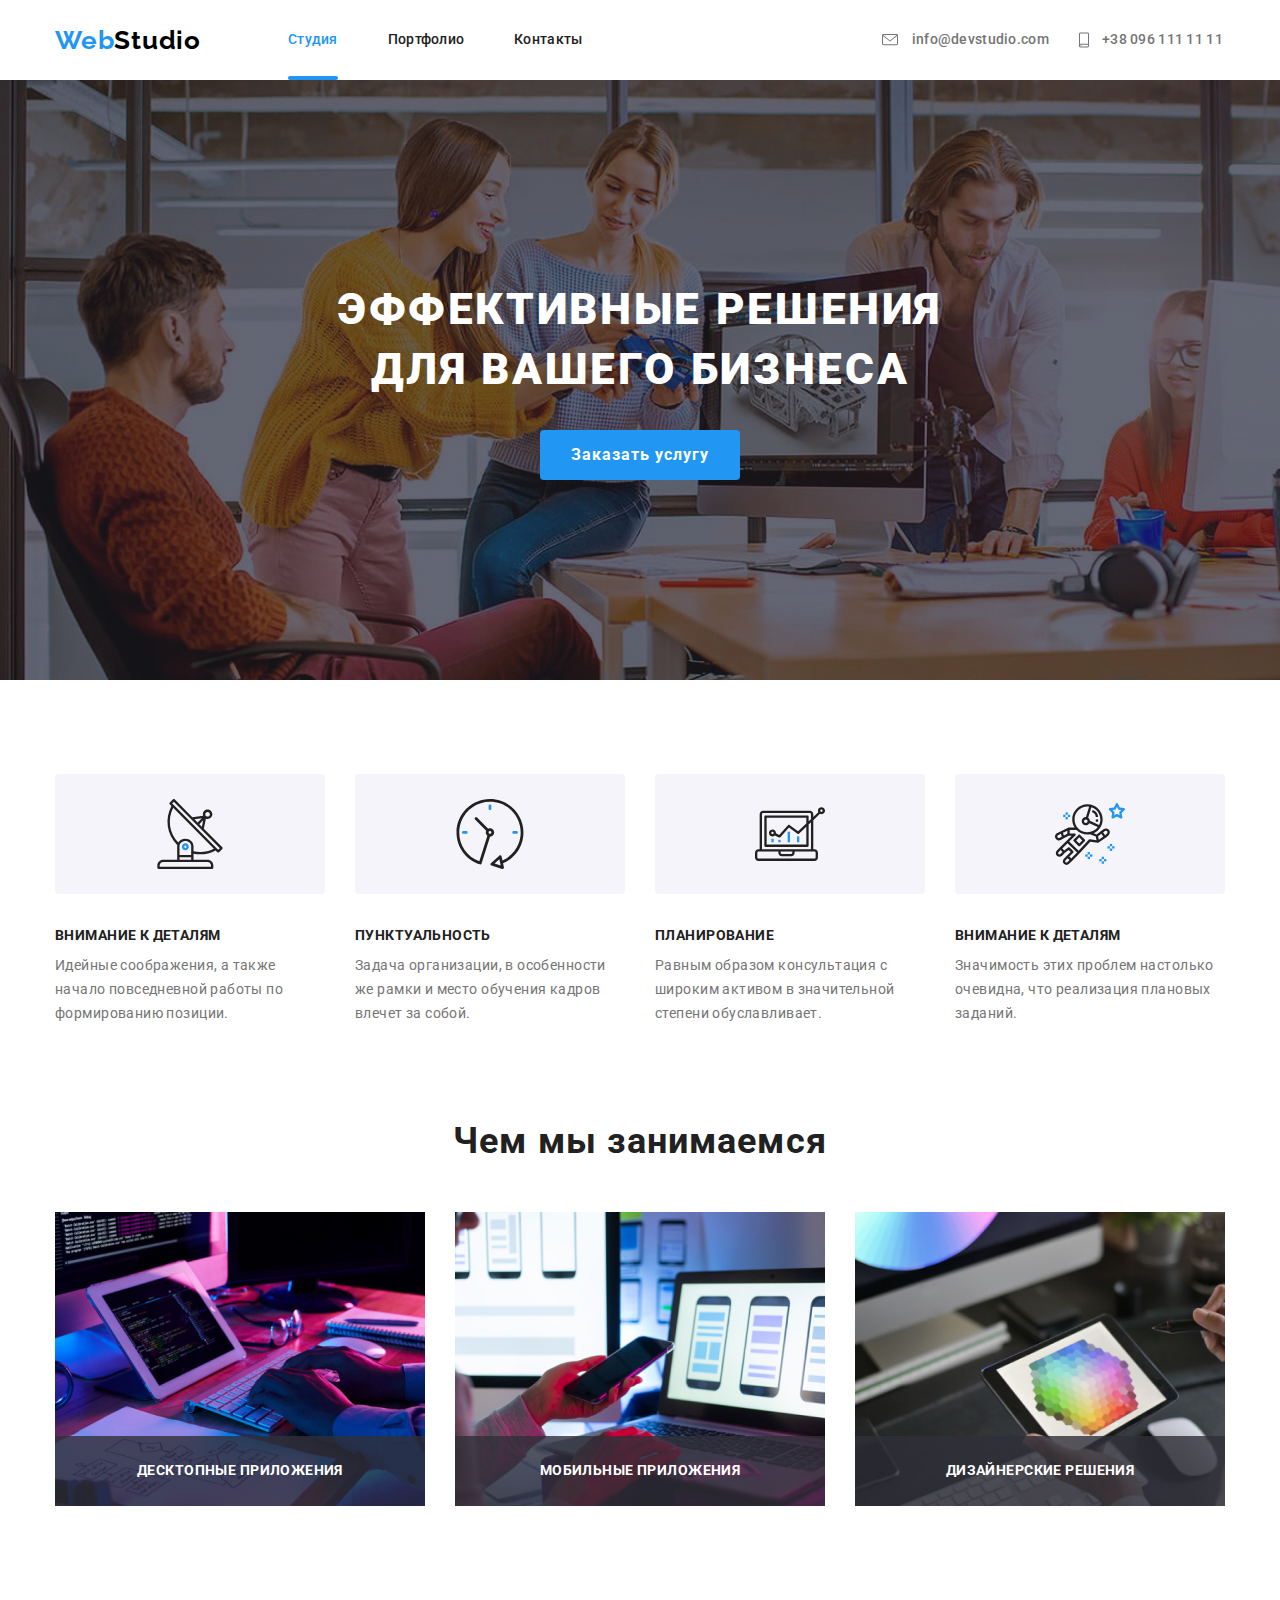
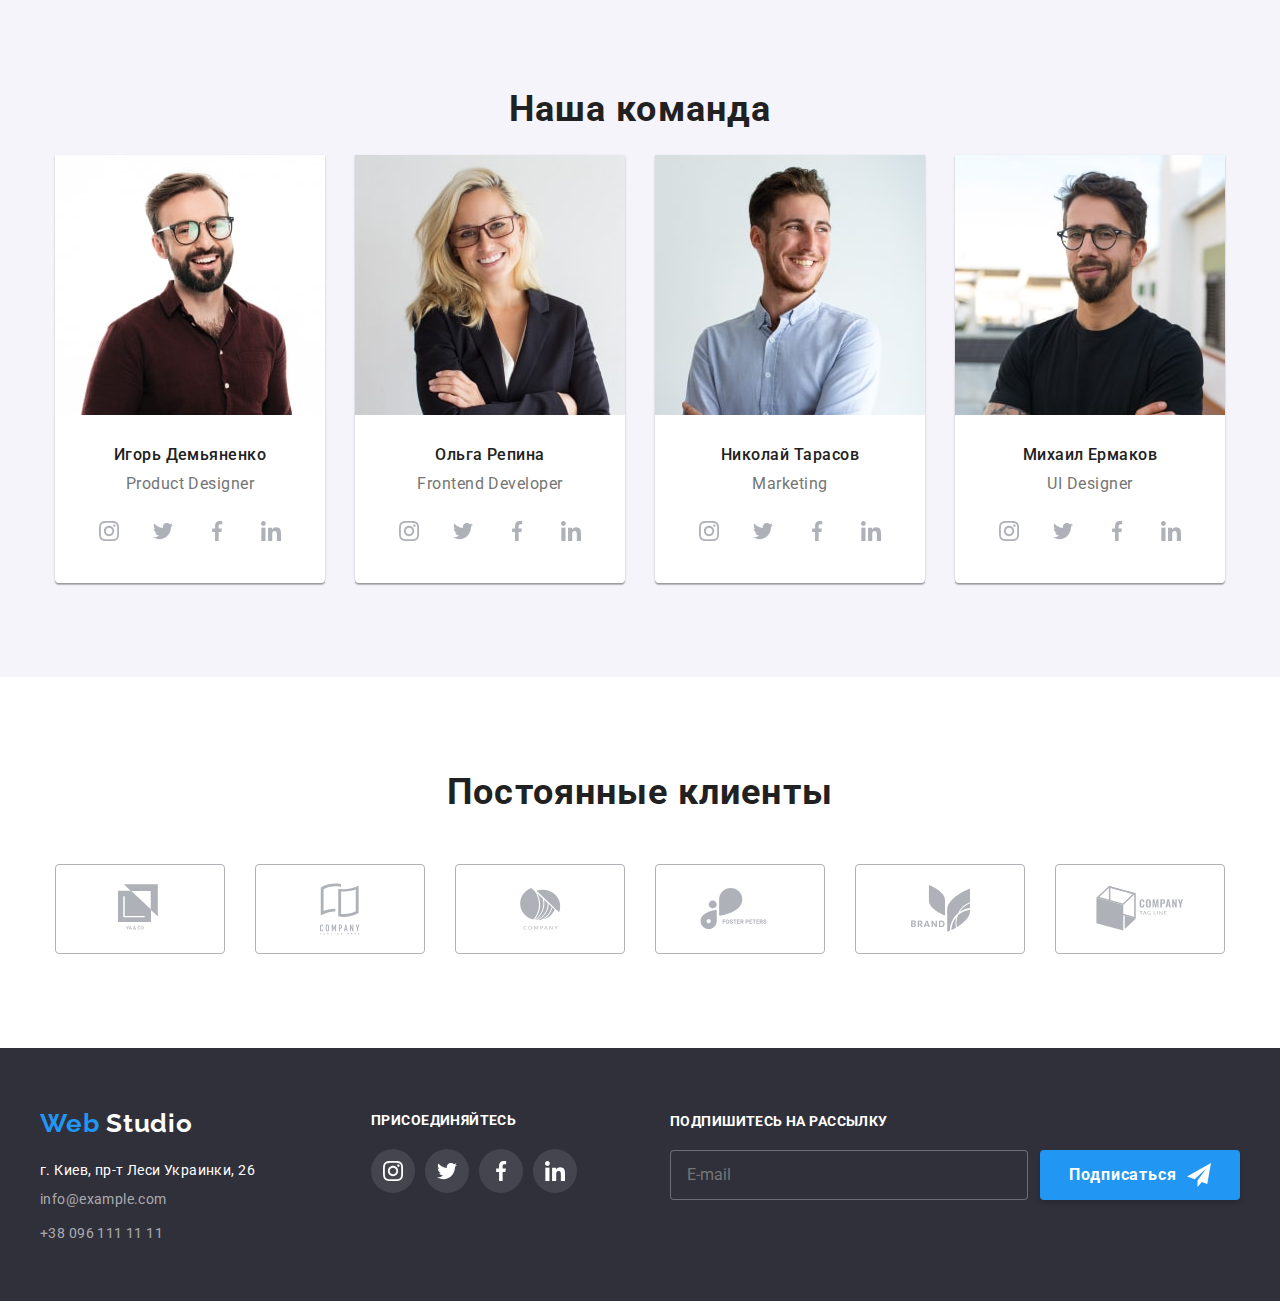
<file: index.html>
<!DOCTYPE html>
<html lang="ru">

<head>

    <link href="https://fonts.googleapis.com/css2?family=Raleway:wght@700&family=Roboto:wght@400;500;700&display=swap"
        rel="stylesheet">
    <link rel="stylesheet" href="./sass/base/normolize.css" />
    <link rel="stylesheet" href="./sass/main.css" />
    <meta charset="UTF-8">
    <meta name="viewport" content="width=device-width, initial-scale=1.0">
    <title>Dev Studio. Эффективные решения для вашего бизнеса</title>
</head>

<body class="body">
    <!--Шапка сайта-->
    <header class="header">
        <div class="container">
            <nav class="main-nav">
                <a class="logo-text link" lang="en" href="./index.html"> Web<span>Studio</span></a>
                <button type="button" class="mobile-button " data-menu-button aria-expanded="true"
                    aria-controls="main-nav-wrapper">
                    <svg width="24" height="16" aria-label="Переключатель мобильного меню">
                        <use class="menu-icon" href="./images/sprite.svg#menu_icon"></use>
                        <use class="close-icon" href="./images/sprite.svg#close_icon"></use>
                    </svg>
                </button>
                <div class="main-nav-wrapper " data-menu id="main-nav-wrapper">
                    <ul class=" navigation-list list">
                        <li class="navigation-item">
                            <a class="link mobi-size-studio activ-link-color " href="">Студия</a>
                        </li>
                        <li class="navigation-item">
                            <a class="link mobi-size-portfolio mobi-size" href="./portfolio.html">Портфолио</a>
                        </li>
                        <li class="navigation-item">
                            <a class="link mobi-size-contacts" href="#contacts">Контакты</a>
                        </li>
                    </ul>
                    <div class="contacts-block">
                        <a class="mail link element-container" href="mailto:info@devstudio.com">
                            <svg class="mail-pic element-pic">
                                <use href="./images/sprite.svg#mail"></use>
                            </svg>
                            info@devstudio.com
                        </a>
                        <a class="phone link element-container" href="tel:+380961111111">
                            <svg class="phone-pic element-pic">
                                <use href="./images/sprite.svg#phone"></use>
                            </svg>
                            +38 096 111 11 11
                        </a>
                    </div>
                </div>
            </nav>

        </div>
    </header>
    <main>

        <!--Hero секция-->
        <section class="hero">
            <div>
                <h1 class="hero-title">Эффективные решения <br> для вашего бизнеса</h1>
                <button class="hero-modal-btn" type="button" data-modal-open>Заказать услугу</button>
            </div>
        </section>

        <!--Особенности - почему мы-->
        <section class="why-are-we">
            <div class="container">
                <h2 hidden>Почему мы</h2>
                <ul class="list">
                    <li class="why-are-we-list">
                        <h3 class="reason-item first-reason-img">Внимание к деталям</h3>
                        <p class="description">Идейные соображения, а также начало повседневной работы по
                            формированию позиции.</p>
                    </li>
                    <li class="why-are-we-list">
                        <h3 class="reason-item second-reason-img">Пунктуальность</h3>
                        <p class="description">Задача организации, в особенности же рамки и место обучения
                            кадров влечет за собой.</p>
                    </li>
                    <li class="why-are-we-list">
                        <h3 class="reason-item third-reason-img">Планирование</h3>
                        <p class="description">Равным образом консультация с широким активом в значительной
                            степени обуславливает.</p>
                    </li>
                    <li class="why-are-we-list">
                        <h3 class="reason-item forth-reason-img">Внимание к деталям</h3>
                        <p class="description">Значимость этих проблем настолько очевидна, что реализация
                            плановых заданий.</p>
                    </li>
                </ul>
            </div>
        </section>

        <!--Чем мы занимаемся-->
        <section class="what-are-we-do container">
            <h2 class="header">Чем мы занимаемся</h2>
            <ul class=" list ">
                <li class="what-are-we-do-list">
                    <img srcset="./images/what_we_do/desctop.jpg 1x, ./images/what_we_do/desctop@2x.jpg 2x, ./images/what_we_do/desctop@3x.jpg 3x"
                        src="./images/what_we_do/desctop.jpg" alt="Ноутбук" width="370">
                    <p class="item">Десктопные приложения</p>
                </li>
                <li class="what-are-we-do-list">
                    <img srcset="./images/what_we_do/mobile_phone.jpg 1x, ./images/what_we_do/mobile_phone@2x.jpg 2x, ./images/what_we_do/mobile_phone@3x.jpg 3x"
                        src="./images/what_we_do/mobile_phone.jpg" alt="Телефон" width="370">
                    <p class="item">Мобильные приложения</p>
                </li>
                <li class="what-are-we-do-list">
                    <img srcset="./images/what_we_do/tablet.jpg 1x, ./images/what_we_do/tablet@2x.jpg 2x, ./images/what_we_do/tablet@3x.jpg 3x"
                        src="./images/what_we_do/tablet.jpg" alt="Монитор" width="370">
                    <p class="item">Дизайнерские решения</p>
                </li>
            </ul>
        </section>
        <!--Наша команда-->
        <section class="our-team">
            <div class="container">
                <h2 class="header">Наша команда</h2>
                <ul class="list">
                    <li class="our-team-list">
                        <img class="our-team-pic"
                            srcset="./images/team/igor_demjanenko.jpg 1x, ./images/team/igor_demjanenko@2x.jpg 2x, ./images/team/igor_demjanenko@3x.jpg 3x"
                            src="./images/team/igor_demjanenko.jpg" alt="Игорь Демьяненко" width="270" height="260">
                        <div class="our-team-item">
                            <h3 class="name">Игорь Демьяненко</h3>
                            <p class="position" lang="en">Product Designer</p>
                            <ul class="social-list list">
                                <li class="social-list-margin" lang="en">
                                    <a class="social-list-item" href="" aria-label="instagram" target="_blank">
                                        <svg class="social-items">
                                            <use href="./images/sprite.svg#instagram"></use>
                                        </svg>
                                    </a>
                                </li>
                                <li class="social-list-margin" lang="en">
                                    <a class="social-list-item" href="" aria-label="twitter" target="_blank">
                                        <svg class="social-items">
                                            <use href="./images/sprite.svg#twitter"></use>
                                        </svg>
                                    </a>
                                </li>
                                <li class="social-list-margin" lang="en">
                                    <a class="social-list-item" href="" aria-label="facebook" target="_blank">
                                        <svg class="social-items">
                                            <use href="./images/sprite.svg#facebook"></use>
                                        </svg>
                                    </a>
                                </li>
                                <li class="social-list-margin" lang="en">
                                    <a class="social-list-item" href="" aria-label="linkedIn" target="_blank">
                                        <svg class="social-items">
                                            <use href="./images/sprite.svg#linkedin"></use>
                                        </svg>
                                    </a>
                                </li>
                            </ul>
                        </div>

                    </li>
                    <li class="our-team-list">
                        <img class="our-team-pic"
                            srcset="./images/team/olga_repina.jpg 1x, ./images/team/olga_repina@2x.jpg 2x, ./images/team/olga_repina@3x.jpg 3x"
                            src="./images/team/olga_repina.jpg" alt="Ольга Репина" width="270" height="260">
                        <div class="our-team-item">
                            <h3 class="name">Ольга Репина</h3>
                            <p class="position" lang="en">Frontend Developer</p>
                            <ul class="social-list list">
                                <li class="social-list-margin" lang="en">
                                    <a class="social-list-item" href="" aria-label="inatagram" target="_blank">
                                        <svg class="social-items">
                                            <use href="./images/sprite.svg#instagram"></use>
                                        </svg>
                                    </a>
                                </li>
                                <li class="social-list-margin" lang="en">
                                    <a class="social-list-item" href="" aria-label="twitter" target="_blank">
                                        <svg class="social-items">
                                            <use href="./images/sprite.svg#twitter"></use>
                                        </svg>
                                    </a>
                                </li>
                                <li class="social-list-margin" lang="en">
                                    <a class="social-list-item" href="" aria-label="facebook" target="_blank">
                                        <svg class="social-items">
                                            <use href="./images/sprite.svg#facebook"></use>
                                        </svg>
                                    </a>
                                </li>
                                <li class="social-list-margin" lang="en">
                                    <a class="social-list-item" href="" aria-label="linkedIn" target="_blank">
                                        <svg class="social-items">
                                            <use href="./images/sprite.svg#linkedin"></use>
                                        </svg>
                                    </a>
                                </li>
                            </ul>
                        </div>
                    </li>
                    <li class="our-team-list">
                        <img class="our-team-pic"
                            srcset="./images/team/nikolay_tarasov.jpg 1x, ./images/team/nikolay_tarasov@2x.jpg 2x, ./images/team/nikolay_tarasov@3x.jpg 3x"
                            src="./images/team/nikolay_tarasov.jpg" alt="Николай Тарасов" width="270" height="260">
                        <div class="our-team-item">
                            <h3 class="name">Николай Тарасов</h3>
                            <p class="position" lang="en">Marketing</p>
                            <ul class="social-list list">
                                <li class="social-list-margin" lang="en">
                                    <a class="social-list-item" href="" aria-label="inatagram" target="_blank">
                                        <svg class="social-items">
                                            <use href="./images/sprite.svg#instagram"></use>
                                        </svg>
                                    </a>
                                </li>
                                <li class="social-list-margin" lang="en">
                                    <a class="social-list-item" href="" aria-label="twitter" target="_blank">
                                        <svg class="social-items">
                                            <use href="./images/sprite.svg#twitter"></use>
                                        </svg>
                                    </a>
                                </li>
                                <li class="social-list-margin" lang="en">
                                    <a class="social-list-item" href="" aria-label="facebook" target="_blank">
                                        <svg class="social-items">
                                            <use href="./images/sprite.svg#facebook"></use>
                                        </svg>
                                    </a>
                                </li>
                                <li class="social-list-margin" lang="en">
                                    <a class="social-list-item" href="" aria-label="linkedIn" target="_blank">
                                        <svg class="social-items">
                                            <use href="./images/sprite.svg#linkedin"></use>
                                        </svg>
                                    </a>
                                </li>
                            </ul>
                        </div>
                    </li>
                    <li class="our-team-list">
                        <img class="our-team-pic"
                            srcset="./images/team/mihail_ermakov.jpg 1x, ./images/team/mihail_ermakov@2x.jpg 2x, ./images/team/mihail_ermakov@3x.jpg 3x"
                            src="./images/team/mihail_ermakov.jpg" alt="Михаил Ермаков" width="270" height="260">
                        <div class="our-team-item">
                            <h3 class="name">Михаил Ермаков</h3>
                            <p class="position" lang="en">UI Designer</p>
                            <ul class="social-list list">
                                <li class="social-list-margin" lang="en">
                                    <a class="social-list-item" href="" aria-label="inatagram" target="_blank">
                                        <svg class="social-items">
                                            <use href="./images/sprite.svg#instagram"></use>
                                        </svg>
                                    </a>
                                </li>
                                <li class="social-list-margin" lang="en">
                                    <a class="social-list-item" href="" aria-label="twitter" target="_blank">
                                        <svg class="social-items">
                                            <use href="./images/sprite.svg#twitter"></use>
                                        </svg>
                                    </a>
                                </li>
                                <li class="social-list-margin" lang="en">
                                    <a class="social-list-item" href="" aria-label="facebook" target="_blank">
                                        <svg class="social-items">
                                            <use href="./images/sprite.svg#facebook"></use>
                                        </svg>
                                    </a>
                                </li>
                                <li class="social-list-margin" lang="en">
                                    <a class="social-list-item" href="" aria-label="linkedIn" target="_blank">
                                        <svg class="social-items">
                                            <use href="./images/sprite.svg#linkedin"></use>
                                        </svg>
                                    </a>
                                </li>
                            </ul>
                        </div>
                    </li>
                </ul>
            </div>
        </section>

        <!--Постоянные клиенты-->

        <section class="clients">
            <div class="container">
                <h2 class="header">Постоянные клиенты</h2>
                <ul class="list">
                    <li class="clients-list">
                        <a class="clients-link" href="" target="_blank">
                            <svg class="clients-pic" width="44" height="49">
                                <use href="./images/sprite.svg#client-1"></use>
                            </svg>
                        </a>
                    </li>
                    <li class="clients-list">
                        <a class="clients-link" href="" target="_blank">
                            <svg class="clients-pic" width="40" height="52">
                                <use href="./images/sprite.svg#client-2"></use>
                            </svg>
                        </a>
                    </li>
                    <li class="clients-list">
                        <a class="clients-link" href="" target="_blank">
                            <svg class="clients-pic" width="41" height="42">
                                <use href="./images/sprite.svg#client-3"></use>
                            </svg>
                        </a>
                    </li>
                    <li class="clients-list">
                        <a class="clients-link" href="" target="_blank">
                            <svg class="clients-pic" width="80" height="42">
                                <use href="./images/sprite.svg#client-4"></use>
                            </svg>
                        </a>
                    </li>
                    <li class="clients-list">
                        <a class="clients-link" href="" target="_blank">
                            <svg class="clients-pic" width="59" height="47">
                                <use href="./images/sprite.svg#client-5"></use>
                            </svg>
                        </a>
                    </li>
                    <li class="clients-list"><a class="clients-link" href="" target="_blank">
                            <svg class="clients-pic" width="88" height="45">
                                <use href="./images/sprite.svg#client-6"></use>
                            </svg>
                        </a></li>
                </ul>
            </div>
        </section>
    </main>

    <footer class="footer">
        <div class="container">
            <section class="contacts">
                <h2 hidden>Контакты</h2>
                <!--Логотип-->
                <a class="logo link" lang="en" href="./index.html">Web <span>Studio</span></a>
                <!--Контакты-->
                <address id="contacts">
                    <p class="adress">г. Киев, пр-т Леси Украинки, 26</p>
                    <a class="contacts-item mail link" href="meilto:info@example.com">info@example.com</a>
                    <a class="contacts-item link" href="tel:+380961111111">+38 096 111 11 11</a>
                </address>
            </section>
            <!--Социальные сети-->
            <section class="join">
                <b class="join-header">Присоединяйтесь</b>
                <ul class="list" lang="en">
                    <li class="join-item">
                        <a class="social-list-item" href="" aria-label="instagram" target="_blank">
                            <svg class="social-items">
                                <use href="./images/sprite.svg#instagram"></use>
                            </svg>
                        </a>
                    <li class="join-item">
                        <a class="social-list-item" href="" aria-label="twitter" target="_blank">
                            <svg class="social-items">
                                <use href="./images/sprite.svg#twitter"></use>
                            </svg>
                        </a>
                    </li>
                    <li class="join-item">
                        <a class="social-list-item" href="" aria-label="facebook" target="_blank">
                            <svg class="social-items">
                                <use href="./images/sprite.svg#facebook"></use>
                            </svg>
                        </a>
                    </li>
                    <li class="join-item">
                        <a class="social-list-item" href="" aria-label="linkedIn" target="_blank">
                            <svg class="social-items">
                                <use href="./images/sprite.svg#linkedin"></use>
                            </svg>
                        </a>
                    </li>
                </ul>
            </section>
            <section class="subscription-block">
                <h2 hidden>subscription-block</h2>
                <b class="subscription-block-label">
                    Подпишитесь на рассылку </b>
                <form class="subscription-block-wrapper">
                    <input class="mail-field " type="email" name="email" placeholder="E-mail">
                    <button class="submit-button" type="submit">Подписаться
                        <svg class="submit-pic">
                            <use href="./images/sprite.svg#send-pic"></use>
                        </svg>
                    </button>
                </form>
            </section>
        </div>
    </footer>

    <!--Modal-window-->

    <div data-modal class="order-modal-blackdrop is-hidden">
        <div class="order-modal-window">
            <button data-modal-close class="close-icon">
                <svg class="close-icon-pic">
                    <use href=./images/sprite.svg#close-pic></use>
                </svg>
            </button>
            <h2 class="header">Оставьте свои данные, мы вам перезвоним</h2>
            <form>
                <ul class="order-modal-window-list">
                    <li class="order-modal-window-item">
                        <input class="input" type="text" name="name" id="client-name" placeholder=" ">
                        <label class="input-label" for="client-name">Имя</label>
                        <svg class="input-pic">
                            <use href="./images/sprite.svg#person-pic"></use>
                        </svg>
                    </li>
                    <li class="order-modal-window-item">
                        <input class="input" type="text" name="tel" id="client-tel" placeholder=" ">
                        <label class="input-label" for="client-tel">Телефон</label>
                        <svg class="input-pic">
                            <use href="./images/sprite.svg#phone-pic"></use>
                        </svg>
                    </li>
                    <li class="order-modal-window-item">
                        <input class="input" type="text" name="mail" id="client-mail" placeholder=" ">
                        <label class="input-label" for="client-mail">Почта</label>
                        <svg class="input-pic">
                            <use href="./images/sprite.svg#mail-pic"></use>
                        </svg>
                    </li>
                </ul>
                <div class="textarea-wrapper">
                    <textarea class="order-modal-window-item textarea" id="modal-window-textarea" name="textarea"
                        cols="30" placeholder=" " rows="10"></textarea>
                    <label for="modal-window-textarea" class="textarea-label">
                        Комментарий
                    </label>
                </div>

                <label class="checkbox-label">
                    <input type="checkbox" class="checkbox" name="checkbox">
                    <!-- <span class="checkbox-icon">
                    </span> -->
                    <span class="checkbox-agreement">Соглашаюсь с рассылкой и принимаю
                        <a class=" link" href="">Условия
                            договора</a></span>
                </label>
                <button class="submit-button">Отправить</button>
            </form>
        </div>
    </div>
    <script src="./js/modal.js"></script>
    <script src="./js/menu.js"></script>

</body>

</html>
</file>
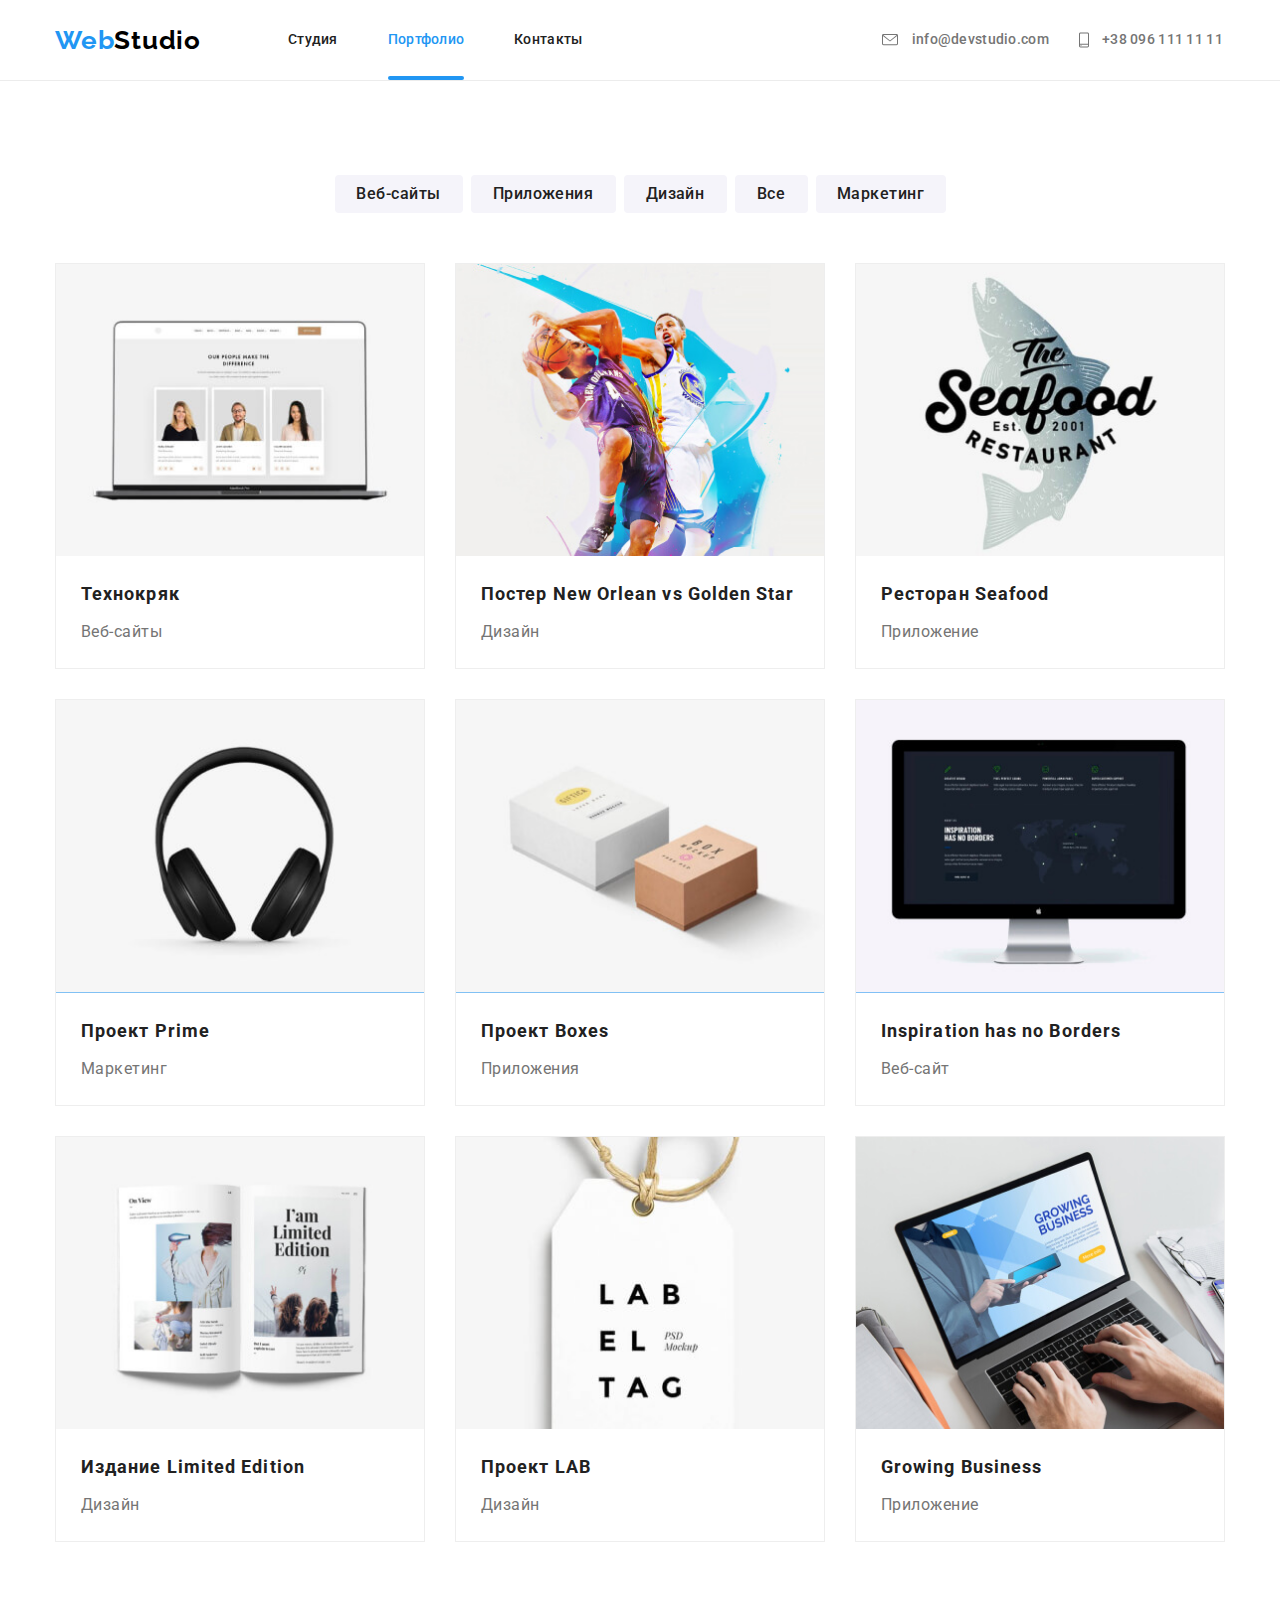
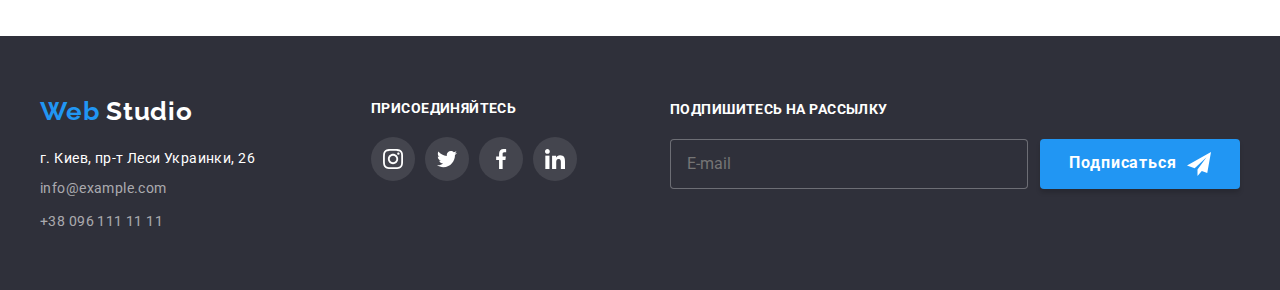
<file: portfolio.html>
<!DOCTYPE html>
<html lang="ru">

<head>
    <link href="https://fonts.googleapis.com/css2?family=Raleway:wght@700&family=Roboto:wght@400;500;700&display=swap"
        rel="stylesheet">
    <link rel="stylesheet" href="./sass/base/normolize.css" />
    <link rel="stylesheet" href="./sass/main.css" />
    <meta charset="UTF-8">
    <meta name="viewport" content="width=device-width, initial-scale=1.0">
    <title>Dev Studio. Эффективные решения для вашего бизнеса</title>
</head>

<body class="body">
    <!--Шапка сайта-->

    <header class="header  border">
        <div class="container">
            <nav class="main-nav">
                <a class="logo-text link" lang="en" href="./index.html"> Web<span>Studio</span></a>
                <button type="button" class="mobile-button " data-menu-button aria-expanded="true"
                    aria-controls="main-nav-wrapper">
                    <svg width="24" height="16" aria-label="Переключатель мобильного меню">
                        <use class="menu-icon" href="./images/sprite.svg#menu_icon"></use>
                        <use class="close-icon" href="./images/sprite.svg#close_icon"></use>
                    </svg>
                </button>
                <div class="main-nav-wrapper " data-menu id="main-nav-wrapper">
                    <ul class=" navigation-list list">
                        <li class="navigation-item">
                            <a class="link mobi-size-studio  " href="./index.html">Студия</a>
                        </li>
                        <li class="navigation-item">
                            <a class="link mobi-size-portfolio mobi-size activ-link-color"
                                href="./portfolio.html">Портфолио</a>
                        </li>
                        <li class="navigation-item">
                            <a class="link mobi-size-contacts" href="#contacts">Контакты</a>
                        </li>
                    </ul>
                    <div class="contacts-block">
                        <a class="mail link element-container" href="mailto:info@devstudio.com">
                            <svg class="mail-pic element-pic">
                                <use href="./images/sprite.svg#mail"></use>
                            </svg>
                            info@devstudio.com
                        </a>
                        <a class="phone link element-container" href="tel:+380961111111">
                            <svg class="phone-pic element-pic">
                                <use href="./images/sprite.svg#phone"></use>
                            </svg>
                            +38 096 111 11 11
                        </a>
                    </div>
                </div>
            </nav>

        </div>
    </header>

    <main>
        <!--Портфолио -->

        <section class=" portfolio">
            <div class="container">
                <h1 hidden>Портфолио</h1>
                <ul class="filter list">
                    <li class="portfolio-filter-item"><button class="web-sites filter-list  link">Веб-сайты</button>
                    </li>
                    <li class="portfolio-filter-item"><button class="app filter-list link">Приложения</button></li>
                    <li class="portfolio-filter-item"><button class="design filter-list link">Дизайн</button></li>
                    <li class="portfolio-filter-item"><button class="all filter-list  link">Все</button>
                    <li class="portfolio-filter-item"><button class="marketing filter-list link">Маркетинг</button></li>
                </ul>
                <ul class="project  list">
                    <li class="item">
                        <a href="">
                            <div class="project-list-element">
                                <div class="overlay-wrapper">
                                    <img class="img"
                                        srcset="./images/portfolio_page/laptop.jpg 1x, ./images/portfolio_page/laptop@2x.jpg 2x, ./images/portfolio_page/laptop@3x.jpg 3x"
                                        src="./images/portfolio_page/laptop.jpg" alt="overlay">
                                    <p class="project-list-overlay">Технокряк это современная площадка распространения
                                        коронавируса. Компании используют эту
                                        платформу для цифрового
                                        шпионажа и атак на защищённые сервера конкурентов.</p>

                                </div>

                                <div class="project-list-element-item">
                                    <h2 class="name">Технокряк</h2>
                                    <p class="description">Веб-сайты</p>
                                </div>
                            </div>
                        </a>
                    </li>
                    <li class="item">
                        <a href="">
                            <div class="project-list-element">
                                <div class="overlay-wrapper">
                                    <img class="img"
                                        srcset="./images/portfolio_page/design.jpg 1x, ./images/portfolio_page/design@2x.jpg 2x, ./images/portfolio_page/design@3x.jpg 3x"
                                        src="./images/portfolio_page/design.jpg" alt="Игра в баскетбол">
                                    <p class="project-list-overlay">Технокряк это современная площадка распространения
                                        коронавируса. Компании используют эту
                                        платформу для цифрового
                                        шпионажа и атак на защищённые сервера конкурентов.</p>
                                </div>
                                <div class="project-list-element-item">
                                    <h2 class="name">Постер New Orlean vs Golden Star</h2>
                                    <p class=" description">Дизайн</p>
                                </div>
                            </div>
                        </a>
                    </li>
                    <li class="item"><a href=""><a href="">
                                <div class="project-list-element">
                                    <div class="overlay-wrapper">
                                        <img class="img"
                                            srcset="./images/portfolio_page/sea_food_restourant.jpg 1x, ./images/portfolio_page/sea_food_restourant@2x.jpg 2x, ./images/portfolio_page/sea_food_restourant@3x.jpg 3x"
                                            src="./images/portfolio_page/sea_food_restourant.jpg" alt="Ресторан">
                                        <p class="project-list-overlay">Технокряк это современная площадка
                                            распространения
                                            коронавируса. Компании используют эту
                                            платформу для цифрового
                                            шпионажа и атак на защищённые сервера конкурентов.</p>
                                    </div>
                                    <div class="project-list-element-item">
                                        <h2 class="name">Ресторан Seafood</h2>
                                        <p class=" description">Приложение</p>
                                    </div>
                                </div>
                            </a>
                    </li>
                    <li class="item"><a href="">
                            <div class="project-list-element">
                                <div class="overlay-wrapper">
                                    <img class="img"
                                        srcset="./images/portfolio_page/headphones.jpg 1x, ./images/portfolio_page/headphones@2x.jpg 2x, ./images/portfolio_page/headphones@3x.jpg 3x"
                                        src="./images/portfolio_page/headphones.jpg" alt="Наушники">
                                    <p class="project-list-overlay">Технокряк это современная площадка
                                        распространения
                                        коронавируса. Компании используют эту
                                        платформу для цифрового
                                        шпионажа и атак на защищённые сервера конкурентов.</p>
                                </div>
                                <div class="project-list-element-item">
                                    <h2 class="name">Проект Prime</h2>
                                    <p class=" description">Маркетинг</p>
                                </div>
                            </div>
                        </a>
                    </li>
                    <li class="item"><a href="">
                            <div class="project-list-element">
                                <div class="overlay-wrapper">
                                    <img class="img"
                                        srcset="./images/portfolio_page/boxes.jpg 1x, ./images/portfolio_page/boxes@2x.jpg 2x, ./images/portfolio_page/boxes@3x.jpg 3x"
                                        src="./images/portfolio_page/boxes.jpg" alt="Коробки">
                                    <p class="project-list-overlay">Технокряк это современная площадка
                                        распространения
                                        коронавируса. Компании используют эту
                                        платформу для цифрового
                                        шпионажа и атак на защищённые сервера конкурентов.</p>
                                </div>
                                <div class="project-list-element-item">
                                    <h2 class="name">Проект Boxes</h2>
                                    <p class=" description">Приложения</p>
                                </div>
                            </div>
                        </a>
                    </li>
                    <li class="item"><a href="">
                            <div class="project-list-element">
                                <div class="overlay-wrapper">
                                    <img class="img"
                                        srcset="./images/portfolio_page/monitor.jpg 1x, ./images/portfolio_page/monitor@2x.jpg 2x, ./images/portfolio_page/monitor@3x.jpg 3x"
                                        src="./images/portfolio_page/monitor.jpg" alt="Монитор">
                                    <p class="project-list-overlay">Технокряк это современная площадка
                                        распространения
                                        коронавируса. Компании используют эту
                                        платформу для цифрового
                                        шпионажа и атак на защищённые сервера конкурентов.</p>
                                </div>
                                <div class="project-list-element-item">
                                    <h2 class="name">Inspiration has no Borders</h2>
                                    <p class=" description">Веб-сайт</p>
                                </div>
                            </div>
                        </a>
                    </li>
                    <li class="item"> <a href="">
                            <div class="project-list-element">
                                <div class="overlay-wrapper">
                                    <img class="img"
                                        srcset="./images/portfolio_page/magazine.jpg 1x, ./images/portfolio_page/magazine@2x.jpg 2x, ./images/portfolio_page/magazine@3x.jpg 3x"
                                        src="./images/portfolio_page/magazine.jpg" alt="Журнал">
                                    <p class="project-list-overlay">Технокряк это современная площадка
                                        распространения
                                        коронавируса. Компании используют эту
                                        платформу для цифрового
                                        шпионажа и атак на защищённые сервера конкурентов.</p>
                                </div>
                                <div class="project-list-element-item">
                                    <h2 class="name">Издание Limited Edition</h2>
                                    <p class=" description">Дизайн</p>
                                </div>
                            </div>
                        </a>
                    </li>
                    <li class="item"> <a href="">
                            <div class="project-list-element">
                                <div class="overlay-wrapper">
                                    <img class="img"
                                        srcset="./images/portfolio_page/label.jpg 1x, ./images/portfolio_page/label@2x.jpg 2x, ./images/portfolio_page/label@3x.jpg 3x"
                                        src="./images/portfolio_page/label.jpg" alt="Ярлык">
                                    <p class="project-list-overlay">Технокряк это современная площадка
                                        распространения
                                        коронавируса. Компании используют эту
                                        платформу для цифрового
                                        шпионажа и атак на защищённые сервера конкурентов.</p>

                                </div>
                                <div class="project-list-element-item">
                                    <h2 class="name">Проект LAB</h2>
                                    <p class=" description">Дизайн</p>
                                </div>
                            </div>
                        </a>
                    </li>
                    <li class="item"> <a href="">
                            <div class="project-list-element">
                                <div class="overlay-wrapper">
                                    <img class="img"
                                        srcset="./images/portfolio_page/laptop2.jpg 1x, ./images/portfolio_page/laptop2@2x.jpg 2x, ./images/portfolio_page/laptop2@3x.jpg 3x"
                                        src="./images/portfolio_page/laptop2.jpg" alt="Ноутбук">
                                    <p class="project-list-overlay">Технокряк это современная площадка
                                        распространения
                                        коронавируса. Компании используют эту
                                        платформу для цифрового
                                        шпионажа и атак на защищённые сервера конкурентов.</p>
                                </div>
                                <div class="project-list-element-item">
                                    <h2 class="name">Growing Business</h2>
                                    <p class=" description">Приложение</p>
                                </div>
                            </div>
                        </a>
                    </li>
                </ul>
            </div>
        </section>
    </main>

    <footer class="footer">
        <div class="container">
            <section class="contacts">
                <h2 hidden>Контакты</h2>
                <!--Логотип-->
                <a class="logo link" lang="en" href="./index.html">Web <span>Studio</span></a>
                <!--Контакты-->
                <address id="contacts">
                    <p class="adress">г. Киев, пр-т Леси Украинки, 26</p>
                    <a class="contacts-item mail link" href="meilto:info@example.com">info@example.com</a>
                    <a class="contacts-item link" href="tel:+380961111111">+38 096 111 11 11</a>
                </address>
            </section>
            <!--Социальные сети-->
            <section class="join">
                <b class="join-header">Присоединяйтесь</b>
                <ul class="list" lang="en">
                    <li class="join-item">
                        <a class="social-list-item" href="" aria-label="instagram" target="_blank">
                            <svg class="social-items">
                                <use href="./images/sprite.svg#instagram"></use>
                            </svg>
                        </a>
                    <li class="join-item">
                        <a class="social-list-item" href="" aria-label="twitter" target="_blank">
                            <svg class="social-items">
                                <use href="./images/sprite.svg#twitter"></use>
                            </svg>
                        </a>
                    </li>
                    <li class="join-item">
                        <a class="social-list-item" href="" aria-label="facebook" target="_blank">
                            <svg class="social-items">
                                <use href="./images/sprite.svg#facebook"></use>
                            </svg>
                        </a>
                    </li>
                    <li class="join-item">
                        <a class="social-list-item" href="" aria-label="linkedIn" target="_blank">
                            <svg class="social-items">
                                <use href="./images/sprite.svg#linkedin"></use>
                            </svg>
                        </a>
                    </li>
                </ul>
            </section>
            <section class="subscription-block">
                <h2 hidden>subscription-block</h2>
                <b class="subscription-block-label">
                    Подпишитесь на рассылку </b>
                <form class="subscription-block-wrapper">
                    <input class="mail-field " type="email" name="email" placeholder="E-mail">
                    <button class="submit-button" type="submit">Подписаться
                        <svg class="submit-pic">
                            <use href="./images/sprite.svg#send-pic"></use>
                        </svg>
                    </button>
                </form>
            </section>
        </div>
    </footer>
    <script src="./js/menu.js"></script>
</body>

</html>
</file>
<file: sass/main.css>
html {
  -webkit-box-sizing: border-box;
          box-sizing: border-box;
  -webkit-user-select: none;
     -moz-user-select: none;
      -ms-user-select: none;
          user-select: none;
}

a {
  text-decoration: none;
}

*::before,
*::after {
  -webkit-box-sizing: inherit;
          box-sizing: inherit;
  margin: 0;
  padding: 0;
}

img {
  margin: 0;
  display: block;
  width: 100%;
  height: auto;
}

ul {
  margin: 0;
  padding: 0;
}

@media screen and (min-width: 768px) {
  ul {
    display: -webkit-box;
    display: -ms-flexbox;
    display: flex;
  }
}

p {
  margin: 0;
}

h1,
h2,
h3 {
  margin: 0;
}

.body {
  font-family: "Roboto", sans-serif;
  background: #ffffff;
}

.container {
  -webkit-box-sizing: border-box;
          box-sizing: border-box;
  width: 100%;
  margin: auto;
}

@media screen and (min-width: 480px) {
  .container {
    width: 480px;
  }
}

@media screen and (min-width: 768px) {
  .container {
    width: 768px;
    padding-right: 15px;
    padding-left: 15px;
  }
}

@media screen and (min-width: 1200px) {
  .container {
    width: 1200px;
  }
}

.link {
  display: block;
  text-decoration: none;
  cursor: pointer;
}

.header {
  position: relative;
}

@media screen and (min-width: 768px) {
  .header .container {
    display: -webkit-box;
    display: -ms-flexbox;
    display: flex;
    -webkit-box-pack: justify;
        -ms-flex-pack: justify;
            justify-content: space-between;
    -webkit-box-align: center;
        -ms-flex-align: center;
            align-items: center;
  }
}

.border {
  border-bottom: 1px solid #ececec;
}

.list {
  list-style: none;
}

button {
  cursor: pointer;
}

.logo-text {
  width: 134px;
  font-family: "Raleway", sans-serif;
  font-weight: bold;
  font-size: 24px;
  line-height: 1.19;
  letter-spacing: 0.03em;
  color: #2196f3;
}

@media screen and (min-width: 768px) {
  .logo-text {
    display: -webkit-box;
    display: -ms-flexbox;
    display: flex;
    -webkit-box-align: center;
        -ms-flex-align: center;
            align-items: center;
    margin-right: 88px;
  }
}

@media screen and (min-width: 1200px) {
  .logo-text {
    width: 145px;
    font-size: 26px;
    line-height: 1.17;
  }
}

.logo-text > span {
  color: #000000;
}

.main-nav {
  display: -webkit-box;
  display: -ms-flexbox;
  display: flex;
  -webkit-box-pack: justify;
      -ms-flex-pack: justify;
          justify-content: space-between;
}

@media screen and (max-width: 767px) {
  .main-nav {
    -webkit-box-align: center;
        -ms-flex-align: center;
            align-items: center;
    padding-top: 16px;
    padding-bottom: 16px;
    padding-left: 15px;
    padding-right: 10px;
  }
}

@media screen and (max-width: 767px) {
  .main-nav-wrapper {
    z-index: 100;
    position: absolute;
    top: 100%;
    left: 0;
    width: 100%;
    display: none;
    background-color: #fff;
    -webkit-box-shadow: 0px 4px 8px rgba(0, 0, 0, 0.04), 0px 2px 4px rgba(0, 0, 0, 0.08), 0px 1px 3px rgba(0, 0, 0, 0.16);
            box-shadow: 0px 4px 8px rgba(0, 0, 0, 0.04), 0px 2px 4px rgba(0, 0, 0, 0.08), 0px 1px 3px rgba(0, 0, 0, 0.16);
  }
  .main-nav-wrapper.is-open {
    display: block;
  }
}

@media screen and (min-width: 768px) {
  .main-nav-wrapper {
    display: -webkit-box;
    display: -ms-flexbox;
    display: flex;
  }
}

@media screen and (max-width: 767px) {
  .navigation-list {
    text-align: center;
    padding-top: 60px;
    padding-bottom: 60px;
  }
}

@media screen and (min-width: 768px) {
  .navigation-list {
    margin-right: 82px;
  }
}

@media screen and (min-width: 1200px) {
  .navigation-list {
    margin-right: 300px;
  }
}

.navigation-list .activ-link-color::after {
  position: absolute;
  right: 0;
  bottom: 0;
  content: "";
  display: inline-block;
  width: 100%;
  height: 4px;
  background-color: #2196f3;
  border-radius: 2px;
}

@media screen and (max-width: 767px) {
  .navigation-item:not(:last-child) {
    margin-bottom: 40px;
  }
  .navigation-item .mobi-size-studio {
    width: 66px;
    height: 33px;
  }
  .navigation-item .mobi-size-portfolio {
    width: 99px;
    height: 33px;
  }
  .navigation-item .mobi-size-contacts {
    width: 87px;
    height: 33px;
  }
}

@media screen and (min-width: 768px) {
  .navigation-item:not(:last-child) {
    margin-right: 50px;
  }
}

.navigation-item .link {
  -webkit-transition: color 250ms linear;
  transition: color 250ms linear;
  font-weight: 500;
  font-size: 18px;
  line-height: 1.14;
  letter-spacing: 0.02em;
  color: #212121;
}

@media screen and (max-width: 767px) {
  .navigation-item .link {
    margin: auto;
  }
}

@media screen and (min-width: 768px) {
  .navigation-item .link {
    font-size: 14px;
    padding-top: 32px;
    padding-bottom: 32px;
  }
}

.navigation-item .activ-link-color {
  position: relative;
  color: #2196f3;
}

.navigation-list .link:hover,
.navigation-list .link:focus {
  color: #2196f3;
}

.mobile-button {
  padding: 0;
  margin: 0;
  background-color: white;
  border: none;
}

@media screen and (min-width: 768px) {
  .mobile-button {
    display: none;
  }
}

.mobile-button .close-icon {
  display: none;
}

.mobile-button.is-open .close-icon {
  display: block;
}

.mobile-button.is-open .menu-icon {
  display: none;
}

@media screen and (max-width: 767px) {
  .contacts-block {
    text-align: center;
    padding-bottom: 49px;
  }
}

@media screen and (min-width: 768px) {
  .contacts-block {
    -webkit-box-align: center;
        -ms-flex-align: center;
            align-items: center;
    padding: 21px 0;
  }
}

@media screen and (min-width: 1200px) {
  .contacts-block {
    padding: 0;
    display: -webkit-box;
    display: -ms-flexbox;
    display: flex;
    -webkit-box-pack: justify;
        -ms-flex-pack: justify;
            justify-content: space-between;
  }
}

.contacts-block ul {
  display: block;
}

.contacts-block .element-pic {
  vertical-align: middle;
  margin-right: 10px;
  fill: #757575;
}

@media screen and (min-width: 768px) {
  .contacts-block .element-pic {
    margin-right: 8px;
  }
}

@media screen and (min-width: 1200px) {
  .contacts-block .element-pic {
    padding: 20px 0px;
    margin-right: 10px;
  }
}

.contacts-block .element-container:hover .element-pic {
  fill: #2196f3;
  cursor: pointer;
}

.contacts-block .mail {
  margin-bottom: 10px;
  font-weight: 500;
  font-size: 18px;
  line-height: 1.16;
  letter-spacing: 0.02em;
  color: #757575;
  -webkit-transition: color 250ms linear;
  transition: color 250ms linear;
}

@media screen and (min-width: 768px) {
  .contacts-block .mail {
    font-size: 12px;
  }
}

@media screen and (min-width: 1200px) {
  .contacts-block .mail {
    margin-bottom: 0;
    margin-right: 30px;
    font-size: 14px;
    line-height: 1.14;
  }
}

.contacts-block .mail-pic {
  -webkit-transition: fill 250ms linear;
  transition: fill 250ms linear;
  width: 16px;
  height: 12px;
}

@media screen and (min-width: 768px) {
  .contacts-block .mail-pic {
    width: 14px;
    height: 10px;
  }
}

@media screen and (min-width: 1200px) {
  .contacts-block .mail-pic {
    width: 16px;
    height: 12px;
  }
}

.contacts-block .mail:hover, .contacts-block .mail:focus {
  color: #2196f3;
  fill: #2196f3;
}

.contacts-block .phone {
  -webkit-box-align: end;
      -ms-flex-align: end;
          align-items: flex-end;
  font-weight: 500;
  font-size: 18px;
  line-height: 1.14;
  letter-spacing: 0.02em;
  color: #757575;
  -webkit-transition: color 250ms linear;
  transition: color 250ms linear;
}

@media screen and (min-width: 768px) {
  .contacts-block .phone {
    font-size: 12px;
  }
}

@media screen and (min-width: 1200px) {
  .contacts-block .phone {
    font-size: 14px;
    line-height: 1.14;
  }
}

.contacts-block .phone-pic {
  -webkit-transition: fill 250ms linear;
  transition: fill 250ms linear;
  width: 10px;
  height: 15px;
}

@media screen and (min-width: 1200px) {
  .contacts-block .phone-pic {
    width: 10px;
    height: 16px;
  }
}

.contacts-block .phone:hover, .contacts-block .phone:focus {
  color: #2196f3;
  -webkit-transition: color 250ms linear;
  transition: color 250ms linear;
}

.hero {
  display: -webkit-box;
  display: -ms-flexbox;
  display: flex;
  -webkit-box-align: center;
      -ms-flex-align: center;
          align-items: center;
  -webkit-box-pack: center;
      -ms-flex-pack: center;
          justify-content: center;
  margin: auto;
  max-width: 480px;
  height: 400px;
  text-align: center;
  background-image: -webkit-gradient(linear, left top, left bottom, from(rgba(47, 48, 58, 0.4))), url("../images/header/hero-mobile.jpg");
  background-image: linear-gradient(rgba(47, 48, 58, 0.4)), url("../images/header/hero-mobile.jpg");
  background-size: 480px 400px;
  background-repeat: no-repeat;
}

@media screen and (min-device-pixel-ratio: 2), screen and (-webkit-min-device-pixel-ratio: 2), screen and (min-resolution: 192dpi), screen and (min-resolution: 2dppx) {
  .hero {
    background-image: url(../images/header/hero_mobile@2x.jpg);
  }
}

@media screen and (min-device-pixel-ratio: 3), screen and (-webkit-min-device-pixel-ratio: 3), screen and (min-resolution: 288dpi), screen and (min-resolution: 3dppx) {
  .hero {
    background-image: url(../images/header/hero_mobile@3x.jpg);
  }
}

@media screen and (min-width: 768px) {
  .hero {
    max-width: 768px;
    height: 400px;
    background-image: -webkit-gradient(linear, left top, left bottom, from(rgba(47, 48, 58, 0.4))), url(../images/header/hero_tablet.jpg);
    background-image: linear-gradient(rgba(47, 48, 58, 0.4)), url(../images/header/hero_tablet.jpg);
    background-size: 768px 400px;
  }
}

@media screen and (min-width: 768px) and (min-device-pixel-ratio: 2), screen and (min-width: 768px) and (-webkit-min-device-pixel-ratio: 2), screen and (min-width: 768px) and (min-resolution: 192dpi), screen and (min-width: 768px) and (min-resolution: 2dppx) {
  .hero {
    background-image: url(../images/header/hero_tablet@2x.jpg);
  }
}

@media screen and (min-width: 768px) and (min-device-pixel-ratio: 3), screen and (min-width: 768px) and (-webkit-min-device-pixel-ratio: 3), screen and (min-width: 768px) and (min-resolution: 288dpi), screen and (min-width: 768px) and (min-resolution: 3dppx) {
  .hero {
    background-image: url("../images/header/hero_tablet@3x.jpg");
  }
}

@media screen and (min-width: 1200px) {
  .hero {
    max-width: 1600px;
    height: 600px;
    background-image: -webkit-gradient(linear, left top, left bottom, from(rgba(47, 48, 58, 0.4))), url(../images/header/hero_desktop.jpg);
    background-image: linear-gradient(rgba(47, 48, 58, 0.4)), url(../images/header/hero_desktop.jpg);
    background-size: 1600px 600px;
    background-repeat: no-repeat;
  }
}

@media screen and (min-width: 1200px) and (min-device-pixel-ratio: 2), screen and (min-width: 1200px) and (-webkit-min-device-pixel-ratio: 2), screen and (min-width: 1200px) and (min-resolution: 192dpi), screen and (min-width: 1200px) and (min-resolution: 2dppx) {
  .hero {
    background-image: url(../images/header/hero_desktop@2x.jpg);
  }
}

@media screen and (min-width: 1200px) and (min-device-pixel-ratio: 3), screen and (min-width: 1200px) and (-webkit-min-device-pixel-ratio: 3), screen and (min-width: 1200px) and (min-resolution: 288dpi), screen and (min-width: 1200px) and (min-resolution: 3dppx) {
  .hero {
    background-image: url(../images/header/hero_desktop@3x.jpg);
  }
}

.hero-title {
  margin-bottom: 30px;
  font-weight: 900;
  font-size: 26px;
  line-height: 1.36;
  text-align: center;
  letter-spacing: 0.06em;
  text-transform: uppercase;
  color: #ffffff;
}

@media screen and (min-width: 1200px) {
  .hero-title {
    font-size: 44px;
    max-width: 1600px;
  }
}

.hero-modal-btn {
  width: 200px;
  height: 50px;
  padding: 0;
  font-weight: bold;
  font-size: 16px;
  line-height: 1.88;
  letter-spacing: 0.06em;
  background-color: #2196f3;
  color: #ffffff;
  border-radius: 4px;
  border: none;
}

.why-are-we {
  padding: 60px 0;
  -ms-flex-wrap: wrap;
      flex-wrap: wrap;
}

@media screen and (min-width: 1200px) {
  .why-are-we {
    padding: 94px 0;
  }
}

@media screen and (min-width: 768px) {
  .why-are-we-list {
    width: 354px;
  }
  .why-are-we-list:not(:last-child) {
    margin-right: 30px;
  }
}

@media screen and (min-width: 1200px) {
  .why-are-we-list {
    -ms-flex-wrap: nowrap;
        flex-wrap: nowrap;
    width: 270px;
  }
}

.why-are-we-list .description {
  font-size: 14px;
  line-height: 1.71;
  letter-spacing: 0.03em;
  color: #757575;
}

.why-are-we .reason-item {
  margin-bottom: 10px;
  font-weight: bold;
  font-size: 14px;
  line-height: 1.14;
  letter-spacing: 0.03em;
  text-transform: uppercase;
  color: #212121;
}

@media screen and (max-width: 767px) {
  .why-are-we .reason-item {
    text-align: center;
  }
}

.why-are-we .reason-item::before {
  content: "";
  display: inline-block;
  margin-bottom: 30px;
  width: 100%;
  height: 120px;
  background: #f5f4fa;
  border-radius: 4px;
  background-repeat: no-repeat;
  background-position: center;
  background-size: 70px 70px;
}

.why-are-we .first-reason-img::before {
  background-image: url(../images/why_we/satellite.svg);
}

.why-are-we .second-reason-img::before {
  background-image: url(../images/why_we/clock1.svg);
}

.why-are-we .third-reason-img::before {
  background-image: url(../images/why_we/diagram1.svg);
}

.why-are-we .forth-reason-img::before {
  background-image: url(../images/why_we/astronaut1.svg);
}

.what-are-we-do {
  padding-bottom: 94px;
  font-weight: bold;
  font-size: 14px;
  line-height: 1.14;
  text-align: center;
  letter-spacing: 0.03em;
  text-transform: uppercase;
  color: #ffffff;
}

@media screen and (max-width: 1199px) {
  .what-are-we-do {
    display: none;
  }
}

.what-are-we-do .header {
  margin-bottom: 50px;
  font-size: 36px;
  line-height: 1.17;
  text-align: center;
  text-transform: none;
  letter-spacing: 0.03em;
  color: #212121;
  border: none;
}

.what-are-we-do .item {
  position: absolute;
  bottom: 0px;
  width: 100%;
  padding-top: 27px;
  padding-bottom: 27px;
  background-color: rgba(47, 48, 58, 0.8);
}

.what-are-we-do-list {
  position: relative;
  width: 370px;
}

.what-are-we-do-list:not(:last-child) {
  margin-right: 30px;
}

.our-team {
  padding-top: 60px;
  padding-bottom: 60px;
  background-color: #f5f4fa;
}

@media screen and (min-width: 1200px) {
  .our-team {
    padding-top: 94px;
    padding-bottom: 94px;
  }
}

@media screen and (max-width: 1199px) {
  .our-team .list {
    -ms-flex-wrap: wrap;
        flex-wrap: wrap;
  }
}

.our-team .header {
  margin-bottom: 30px;
  font-size: 28px;
  line-height: 0.88;
  text-align: center;
  letter-spacing: 0.03em;
  color: #212121;
  border: none;
}

@media screen and (min-width: 1200px) {
  .our-team .header {
    font-size: 36px;
    margin-bottom: 30px;
  }
}

.our-team-list {
  -webkit-box-shadow: 0px 1px 3px rgba(0, 0, 0, 0.12), 0px 1px 1px rgba(0, 0, 0, 0.14), 0px 2px 1px rgba(0, 0, 0, 0.2);
          box-shadow: 0px 1px 3px rgba(0, 0, 0, 0.12), 0px 1px 1px rgba(0, 0, 0, 0.14), 0px 2px 1px rgba(0, 0, 0, 0.2);
  border-radius: 0px 0px 4px 4px;
  background-color: #ffffff;
}

.our-team-list:not(:last-child) {
  margin-bottom: 30px;
}

@media screen and (min-width: 768px) {
  .our-team-list {
    width: calc((100% - 30px) / 2);
  }
  .our-team-list:nth-last-child(-n + 2) {
    margin-bottom: 0;
  }
  .our-team-list:nth-child(2n + 1) {
    margin-right: 30px;
  }
}

@media screen and (min-width: 1200px) {
  .our-team-list:not(:last-child) {
    margin-bottom: 0;
    margin-right: 30px;
  }
}

.our-team-item {
  padding-top: 30px;
  padding-bottom: 24px;
}

@media screen and (min-width: 1200px) {
  .our-team-item {
    padding-bottom: 30px;
  }
}

.our-team .name {
  margin-bottom: 10px;
  font-weight: 500;
  font-size: 16px;
  line-height: 1.19;
  text-align: center;
  letter-spacing: 0.03em;
  color: #212121;
}

.our-team .position {
  margin-bottom: 16px;
  font-size: 16px;
  line-height: 19px;
  text-align: center;
  letter-spacing: 0.03em;
  color: #757575;
}

.social-list {
  display: -webkit-box;
  display: -ms-flexbox;
  display: flex;
  -webkit-box-pack: center;
      -ms-flex-pack: center;
          justify-content: center;
}

.social-list-margin:not(:last-child) {
  margin-right: 10px;
}

.social-list-item {
  display: -webkit-box;
  display: -ms-flexbox;
  display: flex;
  -webkit-box-align: center;
      -ms-flex-align: center;
          align-items: center;
  -webkit-box-pack: center;
      -ms-flex-pack: center;
          justify-content: center;
  width: 44px;
  height: 44px;
  border-radius: 50%;
  -webkit-transition: background-color 250ms linear;
  transition: background-color 250ms linear;
}

.social-list-item .social-items {
  fill: #afb1b8;
  width: 20px;
  height: 20px;
  -webkit-transition: fill 250ms linear;
  transition: fill 250ms linear;
}

.social-list-item:hover {
  background-color: #2196f3;
}

.social-list-item:hover .social-items {
  fill: #ffffff;
}

.social-items:hover {
  --color3: white;
}

.clients {
  padding-top: 60px;
  padding-bottom: 60px;
}

@media screen and (min-width: 1200px) {
  .clients {
    padding-top: 94px;
    padding-bottom: 94px;
  }
}

.clients .header {
  margin-bottom: 30px;
  font-size: 28px;
  line-height: 0.88;
  text-align: center;
  letter-spacing: 0.03em;
  color: #212121;
  border: none;
}

@media screen and (min-width: 1200px) {
  .clients .header {
    margin-bottom: 50px;
    font-size: 36px;
    line-height: 1.17;
  }
}

.clients .list {
  display: -webkit-box;
  display: -ms-flexbox;
  display: flex;
  -ms-flex-wrap: wrap;
      flex-wrap: wrap;
  -webkit-box-pack: center;
      -ms-flex-pack: center;
          justify-content: center;
}

.clients-list {
  display: -webkit-box;
  display: -ms-flexbox;
  display: flex;
  -webkit-box-align: center;
      -ms-flex-align: center;
          align-items: center;
  -webkit-box-pack: center;
      -ms-flex-pack: center;
          justify-content: center;
  height: 90px;
  margin-bottom: 30px;
}

.clients-list:nth-last-child(-n + 2) {
  margin-bottom: 0px;
}

.clients-list:nth-child(2n + 1) {
  margin-right: 30px;
}

@media screen and (min-width: 768px) {
  .clients-list {
    margin-right: 30px;
  }
  .clients-list:nth-child(3n) {
    margin-right: 0;
  }
  .clients-list:nth-last-child(-n + 3) {
    margin-bottom: 0px;
  }
}

@media screen and (min-width: 1200px) {
  .clients-list {
    margin-bottom: 0;
  }
  .clients-list:not(:last-child) {
    margin-right: 30px;
  }
}

.clients-link {
  display: -webkit-box;
  display: -ms-flexbox;
  display: flex;
  -webkit-box-align: center;
      -ms-flex-align: center;
          align-items: center;
  -webkit-box-pack: center;
      -ms-flex-pack: center;
          justify-content: center;
  width: 210px;
  height: 90px;
  -webkit-box-sizing: border-box;
          box-sizing: border-box;
  border: 1px solid #afb1b8;
  border-radius: 4px;
  -webkit-transition: border 250ms linear;
  transition: border 250ms linear;
}

@media screen and (min-width: 768px) {
  .clients-link {
    width: 226px;
  }
}

@media screen and (min-width: 1200px) {
  .clients-link {
    width: 170px;
  }
}

.clients-link:hover {
  border-color: #2196f3;
}

.clients-pic {
  fill: #afb1b8;
  -webkit-transition: fill 250ms linear;
  transition: fill 250ms linear;
}

.clients .clients-link:hover .clients-pic {
  fill: #2196f3;
}

.footer {
  background-color: #2f303a;
}

@media screen and (min-width: 768px) and (max-width: 1199px) {
  .footer .container {
    display: -webkit-box;
    display: -ms-flexbox;
    display: flex;
    -ms-flex-wrap: wrap;
        flex-wrap: wrap;
    -webkit-box-pack: center;
        -ms-flex-pack: center;
            justify-content: center;
  }
}

@media screen and (min-width: 1200px) {
  .footer .container {
    padding: 60px 0;
    display: -webkit-box;
    display: -ms-flexbox;
    display: flex;
    -webkit-box-pack: center;
        -ms-flex-pack: center;
            justify-content: center;
  }
}

@media screen and (max-width: 1199px) {
  .footer {
    -ms-flex-wrap: wrap;
        flex-wrap: wrap;
    text-align: center;
  }
  .footer .container {
    padding-top: 60px;
    padding-bottom: 60px;
  }
}

.footer .logo {
  margin-bottom: 20px;
  font-family: "Raleway", sans-serif;
  font-weight: bold;
  font-size: 24px;
  line-height: 1.17;
  letter-spacing: 0.03em;
  color: #2196f3;
}

@media screen and (min-width: 1200px) {
  .footer .logo {
    font-size: 26px;
    line-height: 1.19;
  }
}

.footer .logo > span {
  color: #ffffff;
}

.footer .adress {
  margin-bottom: 8px;
  font-size: 14px;
  line-height: 1.71;
  letter-spacing: 0.03em;
  color: #ffffff;
  font-style: normal;
}

@media screen and (min-width: 768px) {
  .footer .adress {
    margin-bottom: 9px;
  }
}

.footer .contacts {
  margin-bottom: 60px;
}

@media screen and (min-width: 768px) {
  .footer .contacts {
    margin-right: 165px;
  }
}

@media screen and (min-width: 1200px) {
  .footer .contacts {
    width: 370px;
    margin-right: 70px;
    margin-bottom: 0;
  }
}

.footer .contacts-item {
  font-size: 14px;
  line-height: 1.17;
  letter-spacing: 0.03em;
  color: rgba(255, 255, 255, 0.6);
  -webkit-transition: color 250ms linear;
  transition: color 250ms linear;
  font-style: normal;
}

.footer .contacts-item:hover, .footer .contacts-item:focus {
  color: #2196f3;
}

.footer .contacts .mail {
  margin-bottom: 8px;
  font-style: normal;
}

@media screen and (min-width: 768px) {
  .footer .contacts .mail {
    padding-bottom: 9px;
  }
}

@media screen and (max-width: 767px) {
  .join .list {
    display: -webkit-box;
    display: -ms-flexbox;
    display: flex;
    -webkit-box-pack: center;
        -ms-flex-pack: center;
            justify-content: center;
    margin-bottom: 60px;
  }
}

@media screen and (min-width: 1200px) {
  .join {
    padding: 5px 0;
    margin-right: 93px;
  }
}

.join-header {
  display: block;
  margin-bottom: 20px;
  font-weight: bold;
  font-size: 14px;
  line-height: 1.14;
  letter-spacing: 0.03em;
  text-transform: uppercase;
  color: #ffffff;
}

.join-item:not(:last-child) {
  margin-right: 10px;
}

.join-item .social-list-item {
  background-color: rgba(255, 255, 255, 0.1);
  border-radius: 50%;
}

.join-item .social-list-item:hover {
  background-color: #2196f3;
}

.join-item .social-items {
  fill: #ffffff;
}

@media screen and (min-width: 768px) {
  .subscription-block {
    width: 450px;
  }
}

@media screen and (min-width: 1200px) {
  .subscription-block {
    width: 570px;
    padding: 4px 0;
  }
}

.subscription-block-label {
  margin-bottom: 20px;
  font-weight: bold;
  font-size: 14px;
  line-height: 1.14;
  letter-spacing: 0.03em;
  text-transform: uppercase;
  color: #ffffff;
}

.subscription-block-wrapper {
  margin-top: 20px;
}

@media screen and (min-width: 1200px) {
  .subscription-block-wrapper {
    display: -webkit-box;
    display: -ms-flexbox;
    display: flex;
    -webkit-box-align: center;
        -ms-flex-align: center;
            align-items: center;
    width: 570px;
  }
}

.subscription-block-wrapper .mail-field {
  -webkit-box-sizing: border-box;
          box-sizing: border-box;
  width: 100%;
  height: 50px;
  padding: 0 0 0 16px;
  border-color: #afb1b8;
  color: #afb1b8;
  background-color: #2f303a;
  border: 1px solid rgba(255, 255, 255, 0.3);
  border-radius: 4px;
  font-family: "Roboto", sans-serif;
  font-size: 16px;
  line-height: 20px;
}

@media screen and (max-width: 1199px) {
  .subscription-block-wrapper .mail-field {
    margin-bottom: 20px;
  }
}

@media screen and (min-width: 1200px) {
  .subscription-block-wrapper .mail-field {
    margin-right: 12px;
    width: 358px;
  }
}

.subscription-block-wrapper .submit-button {
  display: -webkit-box;
  display: -ms-flexbox;
  display: flex;
  -webkit-box-pack: center;
      -ms-flex-pack: center;
          justify-content: center;
  -webkit-box-align: center;
      -ms-flex-align: center;
          align-items: center;
  border: none;
  padding: 0;
  font-family: "Roboto", sans-serif;
  font-weight: bold;
  font-size: 16px;
  letter-spacing: 0.06em;
  -webkit-box-shadow: 0px 4px 4px rgba(0, 0, 0, 0.15);
          box-shadow: 0px 4px 4px rgba(0, 0, 0, 0.15);
  border-radius: 4px;
  background-color: #2196f3;
  color: #ffffff;
  width: 200px;
  height: 50px;
}

@media screen and (max-width: 1199px) {
  .subscription-block-wrapper .submit-button {
    margin: auto;
  }
}

.subscription-block-wrapper .submit-pic {
  margin-left: 10px;
  width: 24px;
  height: 24px;
  fill: white;
}

.portfolio .filter {
  display: -webkit-box;
  display: -ms-flexbox;
  display: flex;
  -ms-flex-wrap: wrap;
      flex-wrap: wrap;
  margin-bottom: 40px;
}

@media screen and (min-width: 768px) {
  .portfolio .filter {
    -webkit-box-pack: center;
        -ms-flex-pack: center;
            justify-content: center;
    margin-bottom: 30px;
  }
}

@media screen and (min-width: 1200px) {
  .portfolio .filter {
    margin-bottom: 50px;
  }
}

.portfolio-filter-item:not(:last-child) {
  margin-right: 8px;
}

@media screen and (min-width: 480px) and (max-width: 767px) {
  .portfolio-filter-item {
    margin-bottom: 15px;
  }
}

.portfolio-filter-item .all {
  width: 73px;
}

.portfolio-filter-item .app {
  width: 145px;
}

.portfolio-filter-item .web-sites {
  width: 128px;
}

.portfolio-filter-item .design {
  width: 103px;
}

.portfolio-filter-item .marketing {
  width: 130px;
}

.filter-list {
  display: -webkit-box;
  display: -ms-flexbox;
  display: flex;
  -webkit-box-align: center;
      -ms-flex-align: center;
          align-items: center;
  -webkit-box-pack: center;
      -ms-flex-pack: center;
          justify-content: center;
  height: 38px;
  background: #f5f4fa;
  border-radius: 4px;
  border: none;
}

.portfolio .link {
  font-weight: 500;
  font-size: 16px;
  line-height: 1.63;
  letter-spacing: 0.03em;
  color: #212121;
  background-color: #f5f4fa;
}

.portfolio .link:hover {
  -webkit-box-shadow: 0px 3px 1px rgba(0, 0, 0, 0.1), 0px 1px 2px rgba(0, 0, 0, 0.08), 0px 2px 2px rgba(0, 0, 0, 0.12);
          box-shadow: 0px 3px 1px rgba(0, 0, 0, 0.1), 0px 1px 2px rgba(0, 0, 0, 0.08), 0px 2px 2px rgba(0, 0, 0, 0.12);
  -webkit-transition: 1s;
  transition: 1s;
  color: #ffffff;
  background-color: #2196f3;
}

.portfolio .container {
  padding-bottom: 30px;
}

@media screen and (min-width: 768px) {
  .portfolio .container {
    padding-top: 60px;
  }
}

@media screen and (min-width: 1200px) {
  .portfolio .container {
    padding-top: 94px;
    padding-bottom: 94px;
  }
}

.project {
  -ms-flex-wrap: wrap;
      flex-wrap: wrap;
}

.project .item:not(:last-child) {
  margin-bottom: 30px;
}

@media screen and (min-width: 768px) and (max-width: 1199px) {
  .project .item {
    width: calc((100% - 30px) / 2);
    margin-right: 30px;
  }
  .project .item:nth-child(2n) {
    margin-right: 0;
  }
  .project .item:nth-last-child(-n+1) {
    margin-bottom: 0;
  }
}

@media screen and (min-width: 1200px) {
  .project .item {
    width: calc((100% - 2 * 30px) / 3);
    margin-right: 30px;
  }
  .project .item:nth-child(3n) {
    margin-right: 0;
  }
  .project .item:nth-last-child(-n+3) {
    margin-bottom: 0;
  }
}

.project-list-element {
  width: 100%;
  -webkit-box-sizing: border-box;
          box-sizing: border-box;
  border: 1px solid #eeeeee;
  -webkit-transition: box- 250ms linear;
  transition: box- 250ms linear;
}

.project-list-element:hover .project-list-overlay {
  -webkit-box-shadow: 1px 4px 6px rgba(0, 0, 0, 0.16), 0px 4px 4px rgba(0, 0, 0, 0.06), 0px 1px 1px rgba(0, 0, 0, 0.12);
          box-shadow: 1px 4px 6px rgba(0, 0, 0, 0.16), 0px 4px 4px rgba(0, 0, 0, 0.06), 0px 1px 1px rgba(0, 0, 0, 0.12);
  -webkit-transform: translateY(0%);
          transform: translateY(0%);
}

.overlay-wrapper {
  position: relative;
  overflow: hidden;
}

.overlay-wrapper .project-list-overlay {
  position: absolute;
  -webkit-box-sizing: border-box;
          box-sizing: border-box;
  top: 0;
  left: 0;
  width: 100%;
  height: 100%;
  -webkit-transform: translateY(100%);
          transform: translateY(100%);
  -webkit-transition: 250ms ease-in;
  transition: 250ms ease-in;
  -webkit-transition-timing-function: cubic-bezier(0.4, 0, 0.2, 1);
          transition-timing-function: cubic-bezier(0.4, 0, 0.2, 1);
  padding: 63px 24px;
  font-family: "Roboto", sans-serif;
  font-size: 18px;
  line-height: 28px;
  background-color: rgba(33, 150, 243, 0.9);
  letter-spacing: 0.03em;
  color: #ffffff;
}

.project-list-element-item {
  padding: 20px 25px;
}

.project .item .name {
  margin-bottom: 4px;
  font-weight: bold;
  font-size: 18px;
  line-height: 2;
  letter-spacing: 0.06em;
  color: #212121;
}

.project .item .description {
  font-size: 16px;
  line-height: 2;
  letter-spacing: 0.03em;
  color: #757575;
}

.is-hidden {
  visibility: hidden;
  opacity: 0;
  pointer-events: none;
}

.order-modal-blackdrop {
  position: fixed;
  top: 0;
  left: 0;
  width: 100%;
  height: 100%;
  background-color: rgba(0, 0, 0, 0.2);
  overflow-y: scroll;
}

.order-modal-blackdrop .order-modal-window {
  padding: 40px;
  position: absolute;
  max-width: 528px;
  left: 50%;
  top: 50%;
  -webkit-box-sizing: border-box;
          box-sizing: border-box;
  -webkit-transform: translate(-50%, -50%);
          transform: translate(-50%, -50%);
  background-color: white;
  -webkit-box-shadow: 0px 1px 3px rgba(0, 0, 0, 0.12), 0px 1px 1px rgba(0, 0, 0, 0.14), 0px 2px 1px rgba(0, 0, 0, 0.2);
          box-shadow: 0px 1px 3px rgba(0, 0, 0, 0.12), 0px 1px 1px rgba(0, 0, 0, 0.14), 0px 2px 1px rgba(0, 0, 0, 0.2);
  border-radius: 4px;
  display: -webkit-box;
  display: -ms-flexbox;
  display: flex;
  -webkit-box-orient: vertical;
  -webkit-box-direction: normal;
      -ms-flex-direction: column;
          flex-direction: column;
}

.order-modal-blackdrop .order-modal-window .close-icon {
  position: absolute;
  right: 8px;
  top: 8px;
  fill: #000000;
  width: 30px;
  height: 30px;
  padding: 0;
  border: 1px solid rgba(0, 0, 0, 0.1);
  -webkit-box-sizing: border-box;
          box-sizing: border-box;
  border-radius: 50%;
  background-color: white;
}

.order-modal-blackdrop .order-modal-window .close-icon-pic {
  width: 11px;
  height: 11px;
}

.order-modal-blackdrop .order-modal-window .close-icon:hover {
  fill: #2196f3;
}

.order-modal-blackdrop .order-modal-window .header {
  margin-bottom: 30px;
  border: none;
  font-weight: bold;
  font-size: 20px;
  line-height: 23px;
  text-align: center;
  letter-spacing: 0.03em;
  color: #212121;
}

.order-modal-blackdrop .order-modal-window-list {
  display: -webkit-box;
  display: -ms-flexbox;
  display: flex;
  -webkit-box-orient: vertical;
  -webkit-box-direction: normal;
      -ms-flex-direction: column;
          flex-direction: column;
  width: 100%;
}

.order-modal-blackdrop .order-modal-window-item {
  position: relative;
  list-style: none;
  margin-bottom: 28px;
  background-color: #ffffff;
  font-family: "Roboto", sans-serif;
  font-weight: normal;
  font-size: 14px;
  line-height: 16px;
  letter-spacing: 0.01em;
  color: #757575;
}

.order-modal-blackdrop .order-modal-window .submit-button {
  width: 200px;
  height: 50px;
  display: block;
  margin: auto;
  padding: 0;
  background: #2196f3;
  -webkit-box-shadow: 0px 4px 4px rgba(0, 0, 0, 0.15);
          box-shadow: 0px 4px 4px rgba(0, 0, 0, 0.15);
  border-radius: 4px;
  border: none;
  font-family: "Roboto", sans-serif;
  font-weight: bold;
  font-size: 16px;
  line-height: 30px;
  letter-spacing: 0.06em;
  color: #ffffff;
}

.input {
  width: 100%;
  height: 40px;
  padding: 0px;
  padding-left: 40px;
  -webkit-box-sizing: border-box;
          box-sizing: border-box;
  border: 1px solid rgba(33, 33, 33, 0.2);
  border-radius: 4px;
}

.input-label {
  position: absolute;
  top: 50%;
  left: 42px;
  -webkit-transform: translateY(-50%);
          transform: translateY(-50%);
}

.input-pic {
  position: absolute;
  top: 50%;
  left: 16px;
  fill: #212121;
  width: 18px;
  height: 18px;
  -webkit-transform: translateY(-50%);
          transform: translateY(-50%);
}

.input:focus + .input-label,
.input:not(:placeholder-shown) + .input-label {
  color: #2196f3;
  border-color: #2196f3;
  -webkit-transform: translateY(-40px);
          transform: translateY(-40px);
  left: 16px;
  -webkit-transition: 250ms linear;
  transition: 250ms linear;
}

.input:focus {
  outline: none;
  border-color: #2196f3;
}

.input:focus ~ .input-pic {
  fill: #2196f3;
}

.textarea-wrapper {
  position: relative;
}

.textarea-wrapper:focus-within .textarea-label,
.textarea-wrapper .textarea:not(:placeholder-shown) ~ .textarea-label {
  color: #2196f3;
  border-color: #2196f3;
  -webkit-transform: translateY(-32px);
          transform: translateY(-32px);
  left: 16px;
  -webkit-transition: 250ms linear;
  transition: 250ms linear;
}

.textarea {
  width: 100%;
  -webkit-box-sizing: border-box;
          box-sizing: border-box;
  margin-bottom: 20px;
  padding: 12px 16px;
  resize: none;
  border: 1px solid rgba(33, 33, 33, 0.2);
  box-sizing: border-box;
  border-radius: 4px;
  color: black;
  font-size: 16px;
  outline: none;
}

.textarea-label {
  position: absolute;
  top: 12px;
  left: 16px;
  font-family: "Roboto", sans-serif;
  font-size: 14px;
  line-height: 16px;
  letter-spacing: 0.01em;
  color: #757575;
}

.textarea:focus {
  border-color: #2196f3;
}

.checkbox {
  -webkit-appearance: none;
}

.checkbox-label {
  display: -webkit-box;
  display: -ms-flexbox;
  display: flex;
  -webkit-box-align: center;
      -ms-flex-align: center;
          align-items: center;
  -webkit-box-pack: center;
      -ms-flex-pack: center;
          justify-content: center;
  margin-bottom: 30px;
}

.checkbox:checked + .checkbox-agreement::before {
  width: 16px;
  height: 15px;
  fill: white;
  background: #2196f3;
  border: none;
  border-radius: 2px;
  background-image: url(../images/order_modal_window/checkbox-active-button.svg);
}

.checkbox-icon {
  width: 16px;
  height: 15px;
  margin-right: 8px;
  display: inline-block;
  -webkit-box-sizing: border-box;
          box-sizing: border-box;
  border-color: black;
  border: 2px solid;
  border-radius: 2px;
  -ms-flex-negative: 0;
      flex-shrink: 0;
}

.checkbox-agreement {
  font-family: "Roboto", sans-serif;
  font-size: 14px;
  line-height: 24px;
  letter-spacing: 0.03em;
  color: #757575;
}

.checkbox-agreement::before {
  content: "";
  width: 16px;
  height: 15px;
  margin-right: 8px;
  display: inline-block;
  -webkit-box-sizing: border-box;
          box-sizing: border-box;
  border: 2px solid black;
  border-radius: 2px;
  -ms-flex-negative: 0;
      flex-shrink: 0;
}

.checkbox-agreement .link {
  display: inline-block;
  -webkit-text-decoration-line: underline;
          text-decoration-line: underline;
  color: #2196f3;
}

.checkbox::before {
  background-image: url(../images/order_modal_window/checkbox-button.svg);
}
/*# sourceMappingURL=main.css.map */
</file>
<file: sass/base/normolize.css>
/*! normalize.css v8.0.1 | MIT License | github.com/necolas/normalize.css */

/* Document
   ========================================================================== */

/**
 * 1. Correct the line height in all browsers.
 * 2. Prevent adjustments of font size after orientation changes in iOS.
 */

html {
  line-height: 1.15; /* 1 */
  -webkit-text-size-adjust: 100%; /* 2 */
}

/* Sections
   ========================================================================== */

/**
 * Remove the margin in all browsers.
 */

body {
  margin: 0;
}

/**
 * Render the `main` element consistently in IE.
 */

main {
  display: block;
}

/**
 * Correct the font size and margin on `h1` elements within `section` and
 * `article` contexts in Chrome, Firefox, and Safari.
 */

h1 {
  font-size: 2em;
  margin: 0.67em 0;
}

/* Grouping content
   ========================================================================== */

/**
 * 1. Add the correct box sizing in Firefox.
 * 2. Show the overflow in Edge and IE.
 */

hr {
  box-sizing: content-box; /* 1 */
  height: 0; /* 1 */
  overflow: visible; /* 2 */
}

/**
 * 1. Correct the inheritance and scaling of font size in all browsers.
 * 2. Correct the odd `em` font sizing in all browsers.
 */

pre {
  font-family: monospace, monospace; /* 1 */
  font-size: 1em; /* 2 */
}

/* Text-level semantics
   ========================================================================== */

/**
 * Remove the gray background on active links in IE 10.
 */

a {
  background-color: transparent;
}

/**
 * 1. Remove the bottom border in Chrome 57-
 * 2. Add the correct text decoration in Chrome, Edge, IE, Opera, and Safari.
 */

abbr[title] {
  border-bottom: none; /* 1 */
  text-decoration: underline; /* 2 */
  text-decoration: underline dotted; /* 2 */
}

/**
 * Add the correct font weight in Chrome, Edge, and Safari.
 */

b,
strong {
  font-weight: bolder;
}

/**
 * 1. Correct the inheritance and scaling of font size in all browsers.
 * 2. Correct the odd `em` font sizing in all browsers.
 */

code,
kbd,
samp {
  font-family: monospace, monospace; /* 1 */
  font-size: 1em; /* 2 */
}

/**
 * Add the correct font size in all browsers.
 */

small {
  font-size: 80%;
}

/**
 * Prevent `sub` and `sup` elements from affecting the line height in
 * all browsers.
 */

sub,
sup {
  font-size: 75%;
  line-height: 0;
  position: relative;
  vertical-align: baseline;
}

sub {
  bottom: -0.25em;
}

sup {
  top: -0.5em;
}

/* Embedded content
   ========================================================================== */

/**
 * Remove the border on images inside links in IE 10.
 */

img {
  border-style: none;
}

/* Forms
   ========================================================================== */

/**
 * 1. Change the font styles in all browsers.
 * 2. Remove the margin in Firefox and Safari.
 */

button,
input,
optgroup,
select,
textarea {
  font-family: inherit; /* 1 */
  font-size: 100%; /* 1 */
  line-height: 1.15; /* 1 */
  margin: 0; /* 2 */
}

/**
 * Show the overflow in IE.
 * 1. Show the overflow in Edge.
 */

button,
input { /* 1 */
  overflow: visible;
}

/**
 * Remove the inheritance of text transform in Edge, Firefox, and IE.
 * 1. Remove the inheritance of text transform in Firefox.
 */

button,
select { /* 1 */
  text-transform: none;
}

/**
 * Correct the inability to style clickable types in iOS and Safari.
 */

button,
[type="button"],
[type="reset"],
[type="submit"] {
  -webkit-appearance: button;
}

/**
 * Remove the inner border and padding in Firefox.
 */

button::-moz-focus-inner,
[type="button"]::-moz-focus-inner,
[type="reset"]::-moz-focus-inner,
[type="submit"]::-moz-focus-inner {
  border-style: none;
  padding: 0;
}

/**
 * Restore the focus styles unset by the previous rule.
 */

button:-moz-focusring,
[type="button"]:-moz-focusring,
[type="reset"]:-moz-focusring,
[type="submit"]:-moz-focusring {
  outline: 1px dotted ButtonText;
}

/**
 * Correct the padding in Firefox.
 */

fieldset {
  padding: 0.35em 0.75em 0.625em;
}

/**
 * 1. Correct the text wrapping in Edge and IE.
 * 2. Correct the color inheritance from `fieldset` elements in IE.
 * 3. Remove the padding so developers are not caught out when they zero out
 *    `fieldset` elements in all browsers.
 */

legend {
  box-sizing: border-box; /* 1 */
  color: inherit; /* 2 */
  display: table; /* 1 */
  max-width: 100%; /* 1 */
  padding: 0; /* 3 */
  white-space: normal; /* 1 */
}

/**
 * Add the correct vertical alignment in Chrome, Firefox, and Opera.
 */

progress {
  vertical-align: baseline;
}

/**
 * Remove the default vertical scrollbar in IE 10+.
 */

textarea {
  overflow: auto;
}

/**
 * 1. Add the correct box sizing in IE 10.
 * 2. Remove the padding in IE 10.
 */

[type="checkbox"],
[type="radio"] {
  box-sizing: border-box; /* 1 */
  padding: 0; /* 2 */
}

/**
 * Correct the cursor style of increment and decrement buttons in Chrome.
 */

[type="number"]::-webkit-inner-spin-button,
[type="number"]::-webkit-outer-spin-button {
  height: auto;
}

/**
 * 1. Correct the odd appearance in Chrome and Safari.
 * 2. Correct the outline style in Safari.
 */

[type="search"] {
  -webkit-appearance: textfield; /* 1 */
  outline-offset: -2px; /* 2 */
}

/**
 * Remove the inner padding in Chrome and Safari on macOS.
 */

[type="search"]::-webkit-search-decoration {
  -webkit-appearance: none;
}

/**
 * 1. Correct the inability to style clickable types in iOS and Safari.
 * 2. Change font properties to `inherit` in Safari.
 */

::-webkit-file-upload-button {
  -webkit-appearance: button; /* 1 */
  font: inherit; /* 2 */
}

/* Interactive
   ========================================================================== */

/*
 * Add the correct display in Edge, IE 10+, and Firefox.
 */

details {
  display: block;
}

/*
 * Add the correct display in all browsers.
 */

summary {
  display: list-item;
}

/* Misc
   ========================================================================== */

/**
 * Add the correct display in IE 10+.
 */

template {
  display: none;
}

/**
 * Add the correct display in IE 10.
 */

[hidden] {
  display: none;
}
</file>
